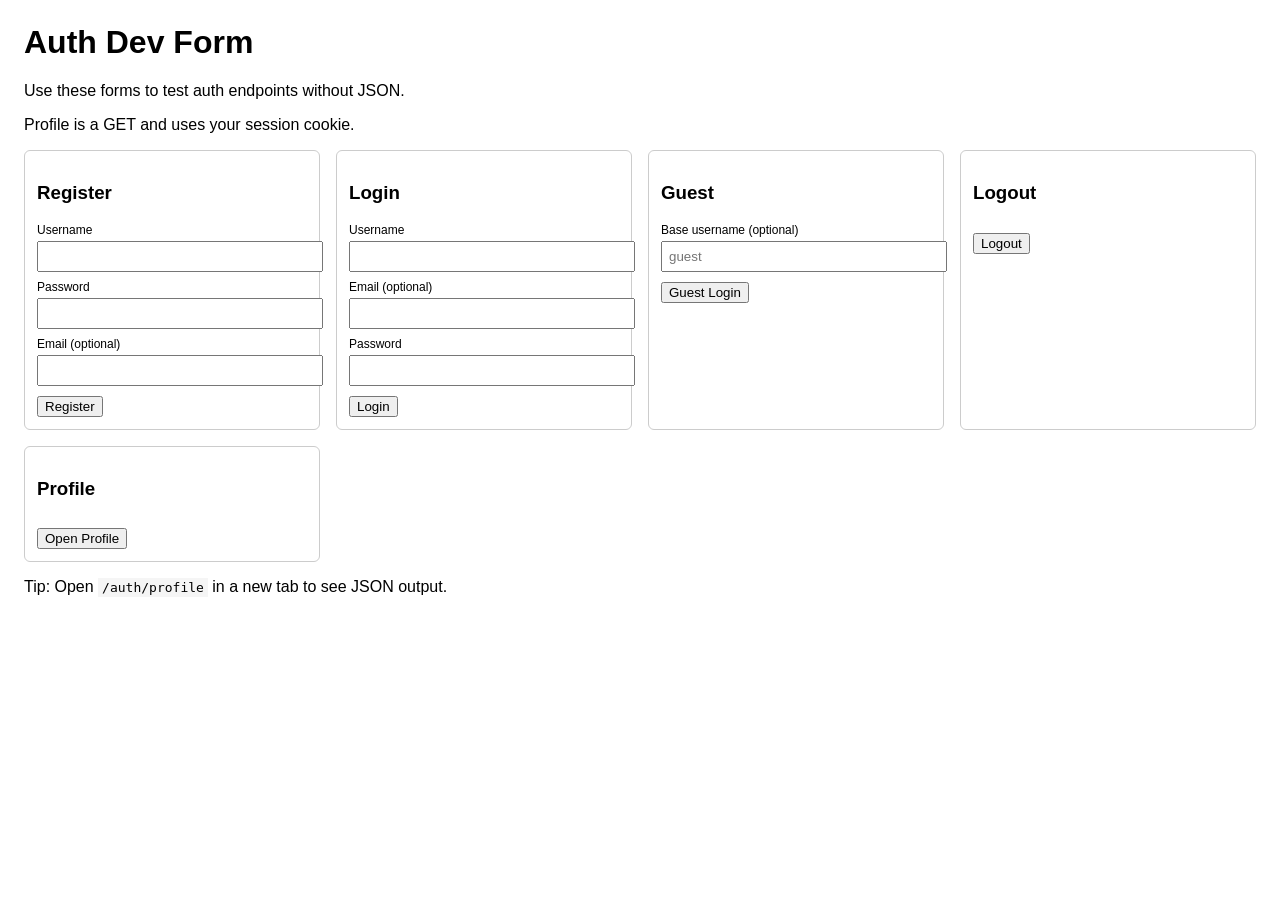
<file: app/templates/auth_dev.html>
<!doctype html>
<html lang="en">
<head>
  <meta charset="utf-8">
  <meta name="viewport" content="width=device-width, initial-scale=1">
  <title>Auth Dev Form</title>
  <style>
    body { font-family: Arial, sans-serif; margin: 24px; }
    .grid { display: grid; gap: 16px; grid-template-columns: repeat(auto-fit, minmax(260px, 1fr)); }
    form { border: 1px solid #ccc; padding: 12px; border-radius: 6px; }
    label { display: block; font-size: 12px; margin-top: 8px; }
    input { width: 100%; padding: 6px; margin-top: 4px; }
    button { margin-top: 10px; }
    code { background: #f5f5f5; padding: 2px 4px; }
  </style>
</head>
<body>
  <h1>Auth Dev Form</h1>
  <p>Use these forms to test auth endpoints without JSON.</p>
  <p>Profile is a GET and uses your session cookie.</p>

  <div class="grid">
    <form method="post" action="/auth/register">
      <h3>Register</h3>
      <label>Username</label>
      <input name="username" required>
      <label>Password</label>
      <input name="password" type="password" required>
      <label>Email (optional)</label>
      <input name="email" type="email">
      <button type="submit">Register</button>
    </form>

    <form method="post" action="/auth/login">
      <h3>Login</h3>
      <label>Username</label>
      <input name="username">
      <label>Email (optional)</label>
      <input name="email" type="email">
      <label>Password</label>
      <input name="password" type="password" required>
      <button type="submit">Login</button>
    </form>

    <form method="post" action="/auth/guest">
      <h3>Guest</h3>
      <label>Base username (optional)</label>
      <input name="username" placeholder="guest">
      <button type="submit">Guest Login</button>
    </form>

    <form method="post" action="/auth/logout">
      <h3>Logout</h3>
      <button type="submit">Logout</button>
    </form>

    <form method="get" action="/auth/profile">
      <h3>Profile</h3>
      <button type="submit">Open Profile</button>
    </form>
  </div>

  <p>Tip: Open <code>/auth/profile</code> in a new tab to see JSON output.</p>
</body>
</html>
</file>
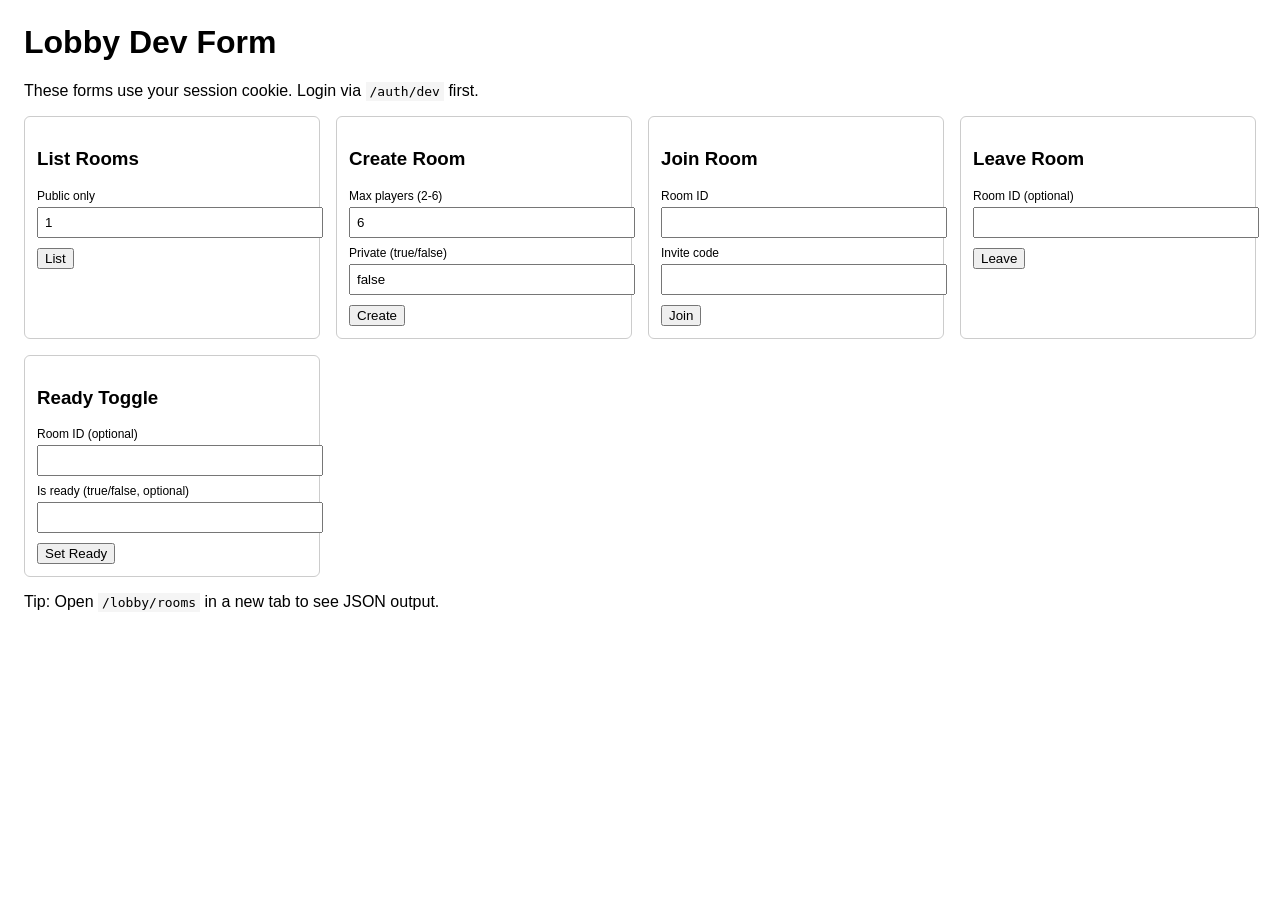
<file: app/templates/lobby_dev.html>
<!doctype html>
<html lang="en">
<head>
  <meta charset="utf-8">
  <meta name="viewport" content="width=device-width, initial-scale=1">
  <title>Lobby Dev Form</title>
  <style>
    body { font-family: Arial, sans-serif; margin: 24px; }
    .grid { display: grid; gap: 16px; grid-template-columns: repeat(auto-fit, minmax(260px, 1fr)); }
    form { border: 1px solid #ccc; padding: 12px; border-radius: 6px; }
    label { display: block; font-size: 12px; margin-top: 8px; }
    input { width: 100%; padding: 6px; margin-top: 4px; }
    button { margin-top: 10px; }
    code { background: #f5f5f5; padding: 2px 4px; }
  </style>
</head>
<body>
  <h1>Lobby Dev Form</h1>
  <p>These forms use your session cookie. Login via <code>/auth/dev</code> first.</p>

  <div class="grid">
    <form method="get" action="/lobby/rooms">
      <h3>List Rooms</h3>
      <label>Public only</label>
      <input name="public_only" value="1">
      <button type="submit">List</button>
    </form>

    <form method="post" action="/lobby/create">
      <h3>Create Room</h3>
      <label>Max players (2-6)</label>
      <input name="max_players" value="6">
      <label>Private (true/false)</label>
      <input name="is_private" value="false">
      <button type="submit">Create</button>
    </form>

    <form method="post" action="/lobby/join">
      <h3>Join Room</h3>
      <label>Room ID</label>
      <input name="room_id">
      <label>Invite code</label>
      <input name="invite_code">
      <button type="submit">Join</button>
    </form>

    <form method="post" action="/lobby/leave">
      <h3>Leave Room</h3>
      <label>Room ID (optional)</label>
      <input name="room_id">
      <button type="submit">Leave</button>
    </form>

    <form method="post" action="/lobby/ready">
      <h3>Ready Toggle</h3>
      <label>Room ID (optional)</label>
      <input name="room_id">
      <label>Is ready (true/false, optional)</label>
      <input name="is_ready">
      <button type="submit">Set Ready</button>
    </form>
  </div>

  <p>Tip: Open <code>/lobby/rooms</code> in a new tab to see JSON output.</p>
</body>
</html>
</file>
